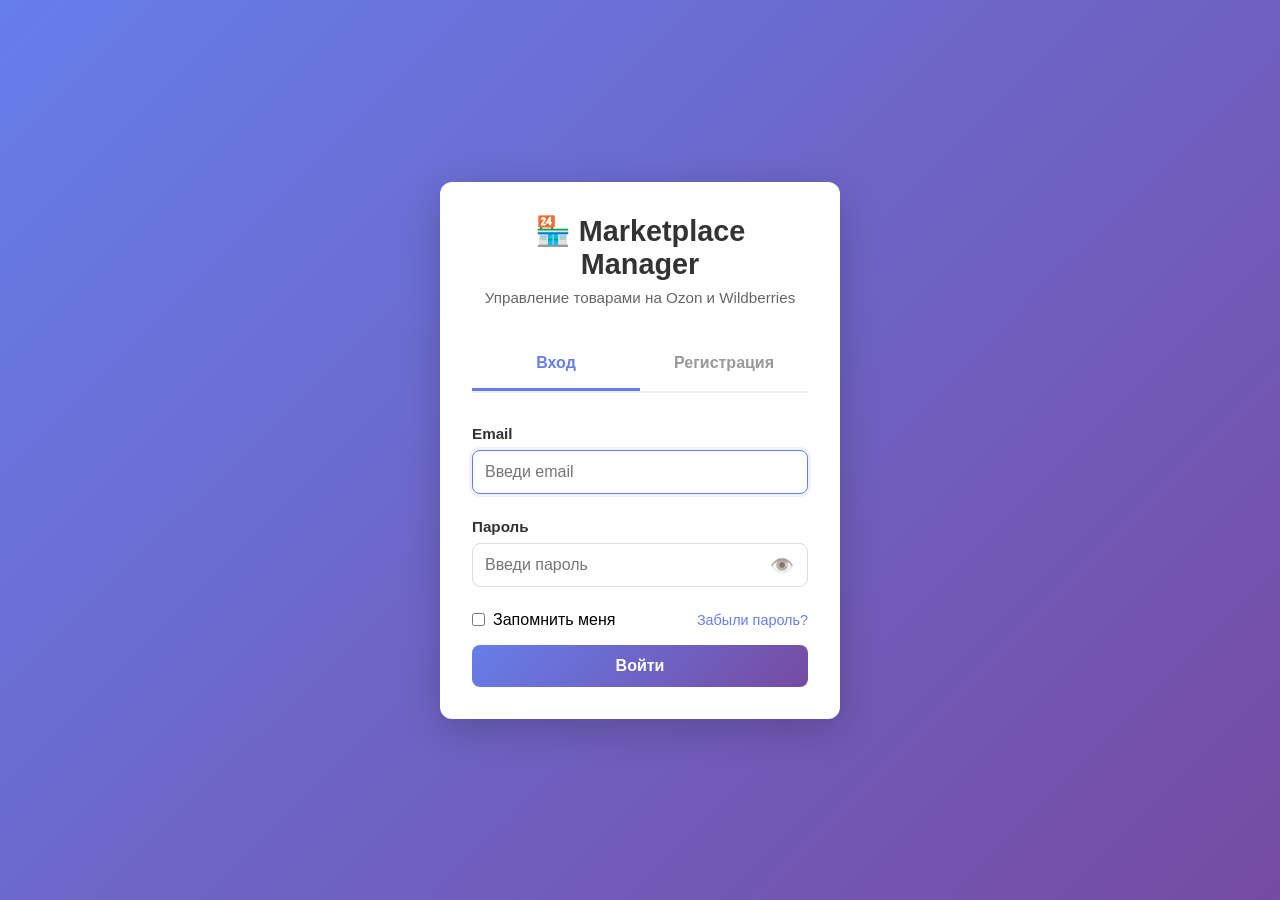
<file: frontend/index.html>
<!DOCTYPE html>
<html lang="ru">
<head>
    <meta charset="UTF-8">
    <meta name="viewport" content="width=device-width, initial-scale=1.0">
    <title>Marketplace Manager - Авторизация</title>
    <style>
        * {
            margin: 0;
            padding: 0;
            box-sizing: border-box;
        }

        body {
            font-family: -apple-system, BlinkMacSystemFont, 'Segoe UI', Roboto, sans-serif;
            background: linear-gradient(135deg, #667eea 0%, #764ba2 100%);
            min-height: 100vh;
            display: flex;
            align-items: center;
            justify-content: center;
        }

        .auth-container {
            background: white;
            border-radius: 12px;
            box-shadow: 0 10px 40px rgba(0, 0, 0, 0.2);
            max-width: 400px;
            width: 90%;
            padding: 2rem;
        }

        .auth-header {
            text-align: center;
            margin-bottom: 2rem;
        }

        .auth-header h1 {
            font-size: 1.8rem;
            color: #333;
            margin-bottom: 0.5rem;
        }

        .auth-header p {
            color: #666;
            font-size: 0.95rem;
        }

        .tabs {
            display: flex;
            gap: 0;
            margin-bottom: 2rem;
            border-bottom: 2px solid #f0f0f0;
        }

        .tab-button {
            flex: 1;
            padding: 1rem;
            border: none;
            background: none;
            cursor: pointer;
            font-size: 1rem;
            font-weight: 600;
            color: #999;
            border-bottom: 3px solid transparent;
            transition: all 0.3s;
        }

        .tab-button:hover {
            color: #667eea;
        }

        .tab-button.active {
            color: #667eea;
            border-bottom-color: #667eea;
        }

        .tab-content {
            display: none;
        }

        .tab-content.active {
            display: block;
        }

        .form-group {
            margin-bottom: 1.5rem;
        }

        .form-label {
            display: block;
            margin-bottom: 0.5rem;
            font-weight: 600;
            color: #333;
            font-size: 0.95rem;
        }

        .form-input {
            width: 100%;
            padding: 0.75rem;
            border: 1px solid #ddd;
            border-radius: 8px;
            font-size: 1rem;
            font-family: inherit;
            transition: border 0.3s;
        }

        .form-input:focus {
            outline: none;
            border-color: #667eea;
            box-shadow: 0 0 0 3px rgba(102, 126, 234, 0.1);
        }

        .btn {
            width: 100%;
            padding: 0.75rem;
            border: none;
            border-radius: 8px;
            cursor: pointer;
            font-size: 1rem;
            font-weight: 600;
            transition: all 0.3s;
        }

        .btn-primary {
            background: linear-gradient(135deg, #667eea 0%, #764ba2 100%);
            color: white;
        }

        .btn-primary:hover {
            transform: translateY(-2px);
            box-shadow: 0 4px 12px rgba(102, 126, 234, 0.4);
        }

        .btn-primary:active {
            transform: translateY(0);
        }

        .alert {
            padding: 1rem;
            border-radius: 8px;
            margin-bottom: 1rem;
            font-size: 0.95rem;
            position: relative;
            animation: slideIn 0.3s ease;
        }

        @keyframes slideIn {
            from {
                opacity: 0;
                transform: translateY(-10px);
            }
            to {
                opacity: 1;
                transform: translateY(0);
            }
        }

        .alert-success {
            background: #d4edda;
            color: #155724;
            border: 1px solid #c3e6cb;
        }

        .alert-error {
            background: #f8d7da;
            color: #721c24;
            border: 1px solid #f5c6cb;
        }

        .loading {
            display: none;
            text-align: center;
            color: #667eea;
            font-weight: 600;
        }

        .loading.active {
            display: block;
        }

        /* Password Toggle Button */
        .password-toggle {
            position: absolute;
            right: 10px;
            top: 50%;
            transform: translateY(-50%);
            background: none;
            border: none;
            cursor: pointer;
            font-size: 1.2rem;
            padding: 0.25rem;
            opacity: 0.6;
            transition: opacity 0.2s;
        }

        .password-toggle:hover {
            opacity: 1;
        }

        /* Password Strength Indicator */
        .password-strength-container {
            margin-top: 0.5rem;
        }

        .password-strength-bar {
            display: flex;
            align-items: center;
            gap: 0.5rem;
            margin-bottom: 0.25rem;
        }

        .password-strength-progress {
            flex: 1;
            height: 6px;
            background: #f0f0f0;
            border-radius: 3px;
            overflow: hidden;
            transition: all 0.3s ease;
        }

        .password-strength-fill {
            height: 100%;
            border-radius: 3px;
            transition: all 0.3s ease;
        }

        .password-strength-label {
            font-weight: 600;
            font-size: 0.85rem;
            min-width: 100px;
            text-align: right;
        }

        .password-strength-feedback {
            color: #666;
            font-size: 0.8rem;
            margin-top: 0.25rem;
            line-height: 1.4;
        }

        .password-strength-feedback .requirement {
            display: inline-block;
            margin-right: 0.5rem;
        }

        .password-strength-feedback .requirement.met {
            color: #27ae60;
        }

        .password-strength-feedback .requirement.unmet {
            color: #e74c3c;
        }

        /* Input with icon */
        .form-input-with-icon {
            position: relative;
        }

        .form-input-with-icon .form-input {
            padding-right: 45px;
        }
    </style>
</head>
<body>
    <div class="auth-container">
        <!-- Header -->
        <div class="auth-header">
            <h1>🏪 Marketplace Manager</h1>
            <p>Управление товарами на Ozon и Wildberries</p>
        </div>

        <!-- Tabs -->
        <div class="tabs">
            <button class="tab-button active" onclick="switchAuthTab('login')">Вход</button>
            <button class="tab-button" onclick="switchAuthTab('register')">Регистрация</button>
        </div>

        <!-- Alert Container -->
        <div id="alertContainer"></div>

        <!-- Login Tab -->
        <div id="login" class="tab-content active">
            <form onsubmit="handleLogin(event)">
                <div class="form-group">
                    <label class="form-label">Email</label>
                    <input type="email" class="form-input" id="loginEmail" placeholder="Введи email" required autocomplete="email" autofocus>
                </div>

                <div class="form-group">
                    <label class="form-label">Пароль</label>
                    <div class="form-input-with-icon">
                        <input type="password" class="form-input" id="loginPassword" placeholder="Введи пароль" required autocomplete="current-password">
                        <button type="button" class="password-toggle" onclick="togglePassword('loginPassword', this)" aria-label="Показать/скрыть пароль">👁️</button>
                    </div>
                </div>

                <div class="form-group" style="display: flex; align-items: center; justify-content: space-between; margin-bottom: 1rem;">
                    <label style="display: flex; align-items: center; cursor: pointer; font-weight: normal;">
                        <input type="checkbox" id="rememberMe" style="margin-right: 0.5rem;">
                        <span>Запомнить меня</span>
                    </label>
                    <a href="#" onclick="showForgotPassword(); return false;" style="color: #667eea; text-decoration: none; font-size: 0.9rem;">Забыли пароль?</a>
                </div>

                <button type="submit" class="btn btn-primary">Войти</button>
                <div class="loading" id="loginLoading">Загрузка...</div>
            </form>
        </div>

        <!-- Register Tab -->
        <div id="register" class="tab-content">
            <form onsubmit="handleRegister(event)">
                <div class="form-group">
                    <label class="form-label">Имя</label>
                    <input type="text" class="form-input" id="regName" placeholder="Ваше имя (необязательно)" autocomplete="name">
                </div>

                <div class="form-group">
                    <label class="form-label">Email</label>
                    <input type="email" class="form-input" id="regEmail" placeholder="Введи email" required autocomplete="email" autofocus>
                </div>

                <div class="form-group">
                    <label class="form-label">Пароль</label>
                    <div class="form-input-with-icon">
                        <input type="password" class="form-input" id="regPassword" placeholder="Минимум 8 символов, буквы, цифры, спецсимволы" required autocomplete="new-password" oninput="checkPasswordStrength('regPassword', this.value)">
                        <button type="button" class="password-toggle" onclick="togglePassword('regPassword', this)" aria-label="Показать/скрыть пароль">👁️</button>
                    </div>
                    <div id="passwordStrength" class="password-strength-container"></div>
                </div>

                <button type="submit" class="btn btn-primary">Зарегистрироваться</button>
                <div class="loading" id="regLoading">Загрузка...</div>
            </form>
        </div>

        <!-- Forgot Password Tab -->
        <div id="forgotPassword" class="tab-content" style="display: none;">
            <form onsubmit="handleForgotPassword(event)">
                <div class="form-group">
                    <label class="form-label">Email</label>
                    <input type="email" class="form-input" id="forgotEmail" placeholder="Введи email для восстановления" required autocomplete="email" autofocus>
                </div>

                <button type="submit" class="btn btn-primary">Отправить ссылку</button>
                <button type="button" class="btn" onclick="switchAuthTab('login')" style="margin-top: 0.5rem; background: #f0f0f0; color: #333;">Назад к входу</button>
                <div class="loading" id="forgotLoading">Загрузка...</div>
            </form>
        </div>

        <!-- 2FA Verification Modal -->
        <div id="twoFactorModal" style="display: none; position: fixed; top: 0; left: 0; width: 100%; height: 100%; background: rgba(0,0,0,0.5); z-index: 1000; align-items: center; justify-content: center;">
            <div style="background: white; padding: 2rem; border-radius: 12px; max-width: 400px; width: 90%;">
                <h3 style="margin-bottom: 1rem;">Двухфакторная аутентификация</h3>
                <p style="margin-bottom: 1rem; color: #666;">Введите код из приложения-аутентификатора</p>
                <input type="text" id="twoFactorCode" class="form-input" placeholder="6-значный код" maxlength="6" style="text-align: center; font-size: 1.5rem; letter-spacing: 0.5rem;">
                <div style="margin-top: 1rem; display: flex; gap: 0.5rem;">
                    <button type="button" class="btn btn-primary" onclick="handle2FAVerification()" style="flex: 1;">Подтвердить</button>
                    <button type="button" class="btn" onclick="close2FAModal()" style="background: #f0f0f0; color: #333;">Отмена</button>
                </div>
            </div>
        </div>
    </div>

    <script>
        const API_URL = window.location.origin + '/api';

        // ===== CHECK IF ALREADY LOGGED IN =====
        // Проверяем при загрузке страницы
        window.addEventListener('DOMContentLoaded', () => {
            const token = localStorage.getItem('access_token');
            
            // Если токен есть и валидный, переходим на dashboard
            if (token) {
                try {
                    const tokenData = JSON.parse(atob(token.split('.')[1]));
                    
                    // Проверяем, не истёк ли токен
                    if (tokenData.exp * 1000 > Date.now()) {
                        // Токен валидный, переходим на dashboard
                        window.location.replace('/dashboard.html');
                        return;
                    }
                } catch (e) {
                    console.error('Token error:', e);
                }
            }
            
            // Если токена нет или он невалидный, остаёмся на странице авторизации
        });

        // ===== TAB SWITCHING =====
        function switchAuthTab(tab) {
            // Hide all tabs
            document.querySelectorAll('.tab-content').forEach(el => {
                el.classList.remove('active');
                el.style.display = 'none';
            });
            document.querySelectorAll('.tab-button').forEach(el => el.classList.remove('active'));
            
            // Show selected tab
            const tabElement = document.getElementById(tab);
            if (tabElement) {
                tabElement.classList.add('active');
                tabElement.style.display = 'block';
            }
            
            const button = document.querySelector(`[onclick="switchAuthTab('${tab}')"]`);
            if (button) {
                button.classList.add('active');
            }
            
            // Clear alerts
            document.getElementById('alertContainer').innerHTML = '';
        }

        // ===== PASSWORD UTILITIES =====
        function togglePassword(inputId, button) {
            const input = document.getElementById(inputId);
            if (input.type === 'password') {
                input.type = 'text';
                button.textContent = '🙈';
                button.setAttribute('aria-label', 'Скрыть пароль');
            } else {
                input.type = 'password';
                button.textContent = '👁️';
                button.setAttribute('aria-label', 'Показать пароль');
            }
        }

        function checkPasswordStrength(inputId, password) {
            const strengthDiv = document.getElementById('passwordStrength');
            if (!strengthDiv) return;
            
            if (!password) {
                strengthDiv.innerHTML = '';
                return;
            }

            // Проверяем требования
            const requirements = {
                length: password.length >= 8,
                lowercase: /[a-z]/.test(password),
                uppercase: /[A-Z]/.test(password),
                numbers: /[0-9]/.test(password),
                special: /[!@#$%^&*(),.?":{}|<>_+\-=\[\]\\\/]/.test(password)
            };

            // Подсчитываем силу пароля
            let strength = 0;
            let maxStrength = 5;

            if (requirements.length) strength++;
            if (requirements.lowercase) strength++;
            if (requirements.uppercase) strength++;
            if (requirements.numbers) strength++;
            if (requirements.special) strength++;

            // Дополнительные бонусы за длину
            if (password.length >= 12) strength = Math.min(strength + 1, maxStrength);
            if (password.length >= 16) strength = Math.min(strength + 1, maxStrength);

            const strengthLabels = ['Очень слабый', 'Слабый', 'Средний', 'Хороший', 'Отличный', 'Превосходный'];
            const strengthColors = ['#e74c3c', '#e67e22', '#f39c12', '#27ae60', '#2ecc71', '#16a085'];
            const strengthPercentages = [0, 20, 40, 60, 80, 100];

            const currentStrength = Math.min(strength, maxStrength);
            const strengthLabel = strengthLabels[currentStrength] || 'Очень слабый';
            const strengthColor = strengthColors[currentStrength] || '#e74c3c';
            const strengthPercentage = strengthPercentages[currentStrength] || 0;

            // Формируем список требований
            const requirementLabels = {
                length: 'Минимум 8 символов',
                lowercase: 'Строчные буквы (a-z)',
                uppercase: 'Заглавные буквы (A-Z)',
                numbers: 'Цифры (0-9)',
                special: 'Спецсимволы (!@#$%...)'
            };

            const requirementsHTML = Object.keys(requirements).map(key => {
                const met = requirements[key];
                const label = requirementLabels[key];
                return `<span class="requirement ${met ? 'met' : 'unmet'}">${met ? '✓' : '✗'} ${label}</span>`;
            }).join('');

            strengthDiv.innerHTML = `
                <div class="password-strength-bar">
                    <div class="password-strength-progress">
                        <div class="password-strength-fill" style="width: ${strengthPercentage}%; background: ${strengthColor};"></div>
                    </div>
                    <span class="password-strength-label" style="color: ${strengthColor};">${strengthLabel}</span>
                </div>
                <div class="password-strength-feedback">
                    ${requirementsHTML}
                </div>
            `;

            // Возвращаем, соответствует ли пароль минимальным требованиям
            return strength >= 3 && requirements.length && (requirements.lowercase || requirements.uppercase) && requirements.numbers;
        }

        let pendingLoginData = null;

        // ===== LOGIN =====
        async function handleLogin(event) {
            event.preventDefault();
            
            const email = document.getElementById('loginEmail').value;
            const password = document.getElementById('loginPassword').value;
            const rememberMe = document.getElementById('rememberMe').checked;
            
            if (!email || !password) {
                showAlert('Заполни email и пароль', 'error');
                return;
            }

            showLoading('loginLoading', true);

            try {
                const response = await fetch(`${API_URL}/auth/login`, {
                    method: 'POST',
                    headers: {
                        'Content-Type': 'application/json'
                    },
                    body: JSON.stringify({ email, password, remember_me: rememberMe })
                });

                const data = await response.json();

                if (response.ok) {
                    // Проверка на 2FA
                    if (data.requires_2fa) {
                        pendingLoginData = { email, password, rememberMe };
                        document.getElementById('twoFactorModal').style.display = 'flex';
                        document.getElementById('twoFactorCode').focus();
                        showLoading('loginLoading', false);
                        return;
                    }
                    
                    // Сохраняем токены
                    localStorage.setItem('access_token', data.access_token);
                    localStorage.setItem('refresh_token', data.refresh_token);
                    
                    // Сохраняем тему пользователя
                    if (data.theme) {
                        localStorage.setItem('theme', data.theme);
                    }
                    
                    showAlert(`✅ Добро пожаловать, ${data.email || email}!`, 'success');
                    
                    setTimeout(() => {
                        window.location.replace('/dashboard.html');
                    }, 500);
                } else {
                    const errorMsg = getErrorMessage(data, 'Ошибка входа');
                    showAlert(`❌ ${errorMsg}`, 'error', 6000);
                }
            } catch (e) {
                console.error('Login error:', e);
                const errorMsg = e.message || 'Не удалось подключиться к серверу. Проверьте подключение к интернету.';
                showAlert(`❌ ${errorMsg}`, 'error', 6000);
            } finally {
                showLoading('loginLoading', false);
            }
        }

        async function handle2FAVerification() {
            const code = document.getElementById('twoFactorCode').value;
            if (!code || code.length !== 6) {
                showAlert('Введите 6-значный код', 'error');
                return;
            }

            if (!pendingLoginData) {
                showAlert('Ошибка: данные входа не найдены', 'error');
                return;
            }

            try {
                const response = await fetch(`${API_URL}/auth/verify-2fa`, {
                    method: 'POST',
                    headers: {
                        'Content-Type': 'application/json'
                    },
                    body: JSON.stringify({
                        email: pendingLoginData.email,
                        password: pendingLoginData.password,
                        code: code,
                        remember_me: pendingLoginData.rememberMe
                    })
                });

                const data = await response.json();

                if (response.ok) {
                    localStorage.setItem('access_token', data.access_token);
                    localStorage.setItem('refresh_token', data.refresh_token);
                    
                    if (data.theme) {
                        localStorage.setItem('theme', data.theme);
                    }
                    
                    close2FAModal();
                    showAlert(`✅ Добро пожаловать, ${data.email || pendingLoginData?.email}!`, 'success');
                    
                    setTimeout(() => {
                        window.location.replace('/dashboard.html');
                    }, 500);
                } else {
                    const errorMsg = getErrorMessage(data, 'Неверный код');
                    showAlert(`❌ ${errorMsg}`, 'error', 6000);
                    // Очищаем поле кода при ошибке
                    document.getElementById('twoFactorCode').value = '';
                    document.getElementById('twoFactorCode').focus();
                }
            } catch (e) {
                console.error('2FA verification error:', e);
                const errorMsg = e.message || 'Не удалось подключиться к серверу. Проверьте подключение к интернету.';
                showAlert(`❌ ${errorMsg}`, 'error', 6000);
            }
        }

        function close2FAModal() {
            document.getElementById('twoFactorModal').style.display = 'none';
            document.getElementById('twoFactorCode').value = '';
            pendingLoginData = null;
        }

        function showForgotPassword() {
            switchAuthTab('forgotPassword');
        }

        // ===== REGISTER =====
        async function handleRegister(event) {
            event.preventDefault();
            
            const name = document.getElementById('regName').value.trim();
            const email = document.getElementById('regEmail').value;
            const password = document.getElementById('regPassword').value;
            
            if (!email || !password) {
                showAlert('Заполни email и пароль', 'error');
                return;
            }

            // Проверка сложности пароля
            const isValidPassword = checkPasswordStrength('regPassword', password);
            if (!isValidPassword) {
                showAlert('Пароль не соответствует требованиям безопасности. Пароль должен содержать минимум 8 символов, буквы и цифры.', 'error');
                return;
            }

            showLoading('regLoading', true);

            try {
                const response = await fetch(`${API_URL}/auth/register`, {
                    method: 'POST',
                    headers: {
                        'Content-Type': 'application/json'
                    },
                    body: JSON.stringify({ email, password, name: name || null })
                });

                const data = await response.json();

                if (response.ok) {
                    showAlert(`✅ Аккаунт создан! Проверьте email для подтверждения.`, 'success', 8000);
                    
                    // Показываем информацию о верификации (только для разработки)
                    if (data.verification_token) {
                        setTimeout(() => {
                            const verifyUrl = `${window.location.origin}/verify-email.html?token=${data.verification_token}`;
                            showAlert(`🔗 Токен верификации (для тестирования): <code style="background: rgba(0,0,0,0.1); padding: 0.2rem 0.4rem; border-radius: 4px; font-family: monospace;">${data.verification_token}</code><br><a href="${verifyUrl}" target="_blank" style="color: #007bff; text-decoration: underline;">Подтвердить email</a>`, 'success', 15000);
                        }, 1000);
                    }
                    
                    // Переключаемся на вкладку входа
                    setTimeout(() => {
                        switchAuthTab('login');
                        document.getElementById('loginEmail').value = email;
                        document.getElementById('loginEmail').focus();
                    }, 2000);
                } else {
                    const errorMsg = getErrorMessage(data, 'Ошибка регистрации');
                    showAlert(`❌ ${errorMsg}`, 'error', 6000);
                }
            } catch (e) {
                console.error('Registration error:', e);
                const errorMsg = e.message || 'Не удалось подключиться к серверу. Проверьте подключение к интернету.';
                showAlert(`❌ ${errorMsg}`, 'error', 6000);
            } finally {
                showLoading('regLoading', false);
            }
        }

        // ===== FORGOT PASSWORD =====
        async function handleForgotPassword(event) {
            event.preventDefault();
            
            const email = document.getElementById('forgotEmail').value;
            
            if (!email) {
                showAlert('Введите email', 'error');
                return;
            }

            showLoading('forgotLoading', true);

            try {
                const response = await fetch(`${API_URL}/auth/forgot-password`, {
                    method: 'POST',
                    headers: {
                        'Content-Type': 'application/json'
                    },
                    body: JSON.stringify({ email })
                });

                const data = await response.json();

                if (response.ok) {
                    showAlert('✅ Если email существует, ссылка для сброса пароля отправлена на указанный адрес. Проверьте почту.', 'success', 8000);
                    // Показываем токен для тестирования (только для разработки)
                    if (data.reset_token) {
                        setTimeout(() => {
                            showAlert(`🔗 Токен сброса (для тестирования): <code style="background: rgba(0,0,0,0.1); padding: 0.2rem 0.4rem; border-radius: 4px; font-family: monospace;">${data.reset_token}</code>`, 'success', 10000);
                        }, 1000);
                    }
                    // Очищаем поле email
                    document.getElementById('forgotEmail').value = '';
                } else {
                    const errorMsg = getErrorMessage(data, 'Ошибка при отправке запроса');
                    showAlert(`❌ ${errorMsg}`, 'error', 6000);
                }
            } catch (e) {
                console.error('Forgot password error:', e);
                const errorMsg = e.message || 'Не удалось подключиться к серверу. Проверьте подключение к интернету.';
                showAlert(`❌ ${errorMsg}`, 'error', 6000);
            } finally {
                showLoading('forgotLoading', false);
            }
        }

        // ===== UTILS =====
        function showAlert(message, type, duration = 5000) {
            const container = document.getElementById('alertContainer');
            
            // Удаляем предыдущие алерты того же типа
            const existingAlerts = container.querySelectorAll(`.alert-${type}`);
            existingAlerts.forEach(alert => alert.remove());
            
            const alertDiv = document.createElement('div');
            alertDiv.className = `alert alert-${type}`;
            alertDiv.innerHTML = message;
            container.appendChild(alertDiv);
            
            // Прокручиваем к алерту
            alertDiv.scrollIntoView({ behavior: 'smooth', block: 'nearest' });
            
            // Автоматическое удаление
            const timeout = setTimeout(() => {
                alertDiv.style.opacity = '0';
                alertDiv.style.transition = 'opacity 0.3s';
                setTimeout(() => alertDiv.remove(), 300);
            }, duration);
            
            // Возможность закрыть вручную
            const closeBtn = document.createElement('button');
            closeBtn.innerHTML = '×';
            closeBtn.style.cssText = 'float: right; background: none; border: none; font-size: 1.5rem; cursor: pointer; opacity: 0.7; padding: 0; margin-left: 1rem; line-height: 1;';
            closeBtn.onclick = () => {
                clearTimeout(timeout);
                alertDiv.style.opacity = '0';
                alertDiv.style.transition = 'opacity 0.3s';
                setTimeout(() => alertDiv.remove(), 300);
            };
            alertDiv.appendChild(closeBtn);
        }

        // Улучшенная обработка ошибок API
        function getErrorMessage(error, defaultMessage = 'Произошла ошибка') {
            if (typeof error === 'string') {
                return error;
            }
            
            if (error.detail) {
                if (typeof error.detail === 'string') {
                    return error.detail;
                }
                if (Array.isArray(error.detail)) {
                    return error.detail.map(e => e.msg || e.message || JSON.stringify(e)).join(', ');
                }
                if (error.detail.message) {
                    return error.detail.message;
                }
            }
            
            if (error.message) {
                return error.message;
            }
            
            return defaultMessage;
        }

        function showLoading(elementId, show) {
            const el = document.getElementById(elementId);
            if (show) {
                el.classList.add('active');
            } else {
                el.classList.remove('active');
            }
        }
    </script>
</body>
</html>
</file>
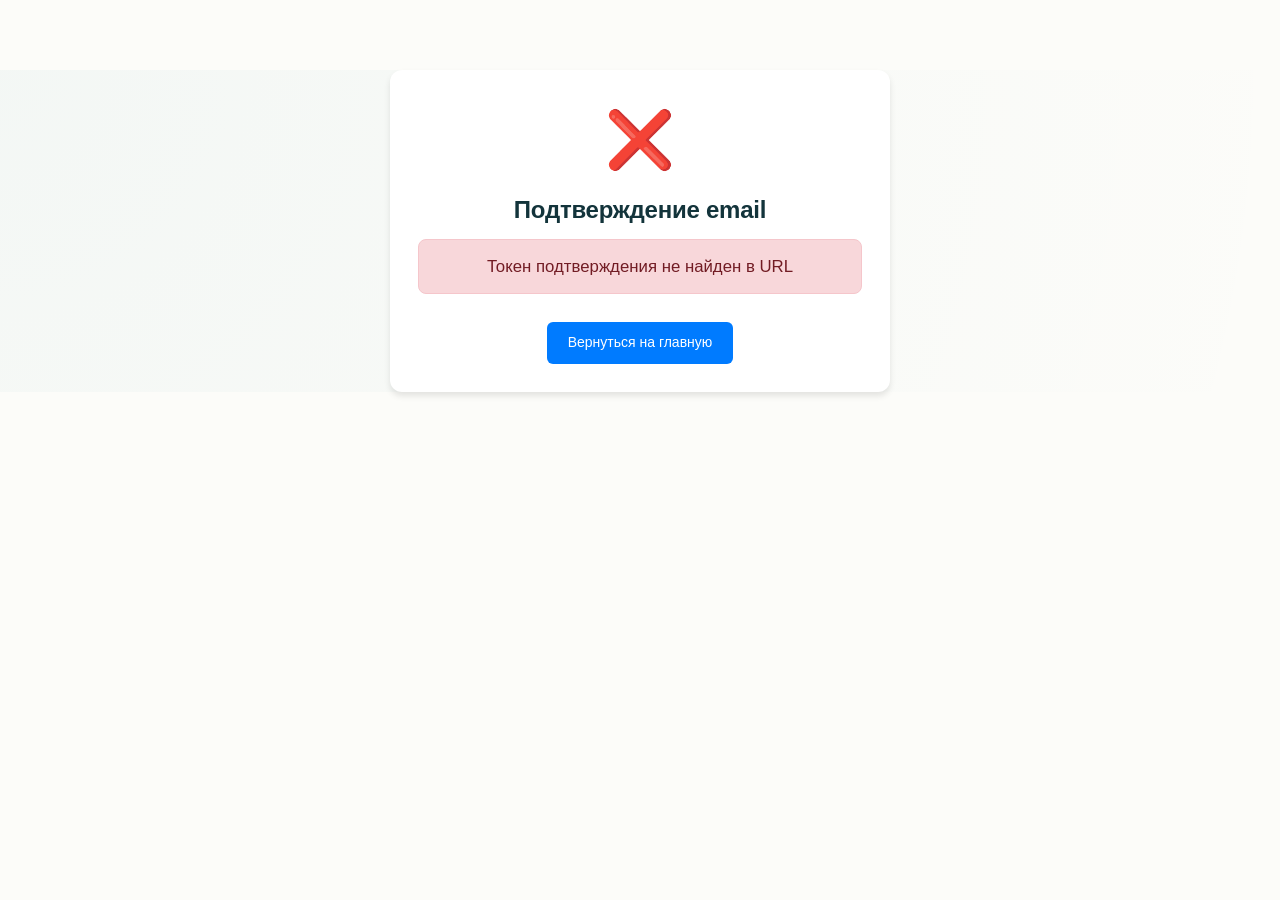
<file: frontend/verify-email.html>
<!DOCTYPE html>
<html lang="ru">
<head>
    <meta charset="UTF-8">
    <meta name="viewport" content="width=device-width, initial-scale=1.0">
    <title>Подтверждение email - Marketplace Manager</title>
    <link rel="stylesheet" href="css/style.css">
    <style>
        .verify-container {
            max-width: 500px;
            margin: 5rem auto;
            padding: 2rem;
            background: white;
            border-radius: 12px;
            box-shadow: 0 4px 6px rgba(0, 0, 0, 0.1);
            text-align: center;
        }
        .verify-icon {
            font-size: 4rem;
            margin-bottom: 1rem;
        }
        .verify-status {
            font-size: 1.2rem;
            margin: 1rem 0;
            padding: 1rem;
            border-radius: 8px;
        }
        .verify-status.success {
            background: #d4edda;
            color: #155724;
            border: 1px solid #c3e6cb;
        }
        .verify-status.error {
            background: #f8d7da;
            color: #721c24;
            border: 1px solid #f5c6cb;
        }
        .verify-status.loading {
            background: #d1ecf1;
            color: #0c5460;
            border: 1px solid #bee5eb;
        }
        .btn {
            display: inline-block;
            padding: 0.75rem 1.5rem;
            margin-top: 1rem;
            background: #007bff;
            color: white;
            text-decoration: none;
            border-radius: 6px;
            border: none;
            cursor: pointer;
            font-size: 1rem;
        }
        .btn:hover {
            background: #0056b3;
        }
    </style>
</head>
<body>
    <div class="verify-container">
        <div class="verify-icon" id="verifyIcon">⏳</div>
        <h1>Подтверждение email</h1>
        <div id="verifyStatus" class="verify-status loading">
            Проверка токена...
        </div>
        <div id="verifyActions" style="display: none;">
            <a href="index.html" class="btn">Вернуться на главную</a>
        </div>
    </div>

    <script>
        const API_URL = window.location.origin + '/api';
        
        async function verifyEmail() {
            const urlParams = new URLSearchParams(window.location.search);
            const token = urlParams.get('token');
            
            if (!token) {
                document.getElementById('verifyIcon').textContent = '❌';
                document.getElementById('verifyStatus').className = 'verify-status error';
                document.getElementById('verifyStatus').textContent = 'Токен подтверждения не найден в URL';
                document.getElementById('verifyActions').style.display = 'block';
                return;
            }
            
            try {
                const response = await fetch(`${API_URL}/auth/verify-email`, {
                    method: 'POST',
                    headers: {
                        'Content-Type': 'application/json'
                    },
                    body: JSON.stringify({ token })
                });
                
                const data = await response.json();
                
                if (response.ok) {
                    document.getElementById('verifyIcon').textContent = '✅';
                    document.getElementById('verifyStatus').className = 'verify-status success';
                    document.getElementById('verifyStatus').textContent = 'Email успешно подтвержден! Теперь вы можете войти в систему.';
                    document.getElementById('verifyActions').style.display = 'block';
                } else {
                    document.getElementById('verifyIcon').textContent = '❌';
                    document.getElementById('verifyStatus').className = 'verify-status error';
                    document.getElementById('verifyStatus').textContent = data.detail || 'Ошибка при подтверждении email. Токен может быть недействительным или истекшим.';
                    document.getElementById('verifyActions').style.display = 'block';
                }
            } catch (e) {
                document.getElementById('verifyIcon').textContent = '❌';
                document.getElementById('verifyStatus').className = 'verify-status error';
                document.getElementById('verifyStatus').textContent = 'Ошибка подключения к серверу. Проверьте подключение к интернету.';
                document.getElementById('verifyActions').style.display = 'block';
            }
        }
        
        // Запускаем проверку при загрузке страницы
        verifyEmail();
    </script>
</body>
</html>
</file>
<file: frontend/css/style.css>
:root {
  /* Primitive Color Tokens */
  --color-white: rgba(255, 255, 255, 1);
  --color-black: rgba(0, 0, 0, 1);
  --color-cream-50: rgba(252, 252, 249, 1);
  --color-cream-100: rgba(255, 255, 253, 1);
  --color-gray-200: rgba(245, 245, 245, 1);
  --color-gray-300: rgba(167, 169, 169, 1);
  --color-gray-400: rgba(119, 124, 124, 1);
  --color-slate-500: rgba(98, 108, 113, 1);
  --color-brown-600: rgba(94, 82, 64, 1);
  --color-charcoal-700: rgba(31, 33, 33, 1);
  --color-charcoal-800: rgba(38, 40, 40, 1);
  --color-slate-900: rgba(19, 52, 59, 1);
  --color-teal-300: rgba(50, 184, 198, 1);
  --color-teal-400: rgba(45, 166, 178, 1);
  --color-teal-500: rgba(33, 128, 141, 1);
  --color-teal-600: rgba(29, 116, 128, 1);
  --color-teal-700: rgba(26, 104, 115, 1);
  --color-teal-800: rgba(41, 150, 161, 1);
  --color-red-400: rgba(255, 84, 89, 1);
  --color-red-500: rgba(192, 21, 47, 1);
  --color-orange-400: rgba(230, 129, 97, 1);
  --color-orange-500: rgba(168, 75, 47, 1);

  /* RGB versions for opacity control */
  --color-brown-600-rgb: 94, 82, 64;
  --color-teal-500-rgb: 33, 128, 141;
  --color-slate-900-rgb: 19, 52, 59;
  --color-slate-500-rgb: 98, 108, 113;
  --color-red-500-rgb: 192, 21, 47;
  --color-red-400-rgb: 255, 84, 89;
  --color-orange-500-rgb: 168, 75, 47;
  --color-orange-400-rgb: 230, 129, 97;

  /* Background color tokens (Light Mode) */
  --color-bg-1: rgba(59, 130, 246, 0.08); /* Light blue */
  --color-bg-2: rgba(245, 158, 11, 0.08); /* Light yellow */
  --color-bg-3: rgba(34, 197, 94, 0.08); /* Light green */
  --color-bg-4: rgba(239, 68, 68, 0.08); /* Light red */
  --color-bg-5: rgba(147, 51, 234, 0.08); /* Light purple */
  --color-bg-6: rgba(249, 115, 22, 0.08); /* Light orange */
  --color-bg-7: rgba(236, 72, 153, 0.08); /* Light pink */
  --color-bg-8: rgba(6, 182, 212, 0.08); /* Light cyan */

  /* Semantic Color Tokens (Light Mode) */
  --color-background: var(--color-cream-50);
  --color-surface: var(--color-cream-100);
  --color-text: var(--color-slate-900);
  --color-text-secondary: var(--color-slate-500);
  --color-primary: var(--color-teal-500);
  --color-primary-hover: var(--color-teal-600);
  --color-primary-active: var(--color-teal-700);
  --color-secondary: rgba(var(--color-brown-600-rgb), 0.12);
  --color-secondary-hover: rgba(var(--color-brown-600-rgb), 0.2);
  --color-secondary-active: rgba(var(--color-brown-600-rgb), 0.25);
  --color-border: rgba(var(--color-brown-600-rgb), 0.2);
  --color-btn-primary-text: var(--color-cream-50);
  --color-card-border: rgba(var(--color-brown-600-rgb), 0.12);
  --color-card-border-inner: rgba(var(--color-brown-600-rgb), 0.12);
  --color-error: var(--color-red-500);
  --color-success: var(--color-teal-500);
  --color-warning: var(--color-orange-500);
  --color-info: var(--color-slate-500);
  --color-focus-ring: rgba(var(--color-teal-500-rgb), 0.4);
  --color-select-caret: rgba(var(--color-slate-900-rgb), 0.8);

  /* Common style patterns */
  --focus-ring: 0 0 0 3px var(--color-focus-ring);
  --focus-outline: 2px solid var(--color-primary);
  --status-bg-opacity: 0.15;
  --status-border-opacity: 0.25;
  --select-caret-light: url("data:image/svg+xml,%3Csvg xmlns='http://www.w3.org/2000/svg' width='16' height='16' viewBox='0 0 24 24' fill='none' stroke='%23134252' stroke-width='2' stroke-linecap='round' stroke-linejoin='round'%3E%3Cpolyline points='6 9 12 15 18 9'%3E%3C/polyline%3E%3C/svg%3E");
  --select-caret-dark: url("data:image/svg+xml,%3Csvg xmlns='http://www.w3.org/2000/svg' width='16' height='16' viewBox='0 0 24 24' fill='none' stroke='%23f5f5f5' stroke-width='2' stroke-linecap='round' stroke-linejoin='round'%3E%3Cpolyline points='6 9 12 15 18 9'%3E%3C/polyline%3E%3C/svg%3E");

  /* RGB versions for opacity control */
  --color-success-rgb: 33, 128, 141;
  --color-error-rgb: 192, 21, 47;
  --color-warning-rgb: 168, 75, 47;
  --color-info-rgb: 98, 108, 113;

  /* Typography */
  --font-family-base: "FKGroteskNeue", "Geist", "Inter", -apple-system,
    BlinkMacSystemFont, "Segoe UI", Roboto, sans-serif;
  --font-family-mono: "Berkeley Mono", ui-monospace, SFMono-Regular, Menlo,
    Monaco, Consolas, monospace;
  --font-size-xs: 11px;
  --font-size-sm: 12px;
  --font-size-base: 14px;
  --font-size-md: 14px;
  --font-size-lg: 16px;
  --font-size-xl: 18px;
  --font-size-2xl: 20px;
  --font-size-3xl: 24px;
  --font-size-4xl: 30px;
  --font-weight-normal: 400;
  --font-weight-medium: 500;
  --font-weight-semibold: 550;
  --font-weight-bold: 600;
  --line-height-tight: 1.2;
  --line-height-normal: 1.5;
  --letter-spacing-tight: -0.01em;

  /* Spacing */
  --space-0: 0;
  --space-1: 1px;
  --space-2: 2px;
  --space-4: 4px;
  --space-6: 6px;
  --space-8: 8px;
  --space-10: 10px;
  --space-12: 12px;
  --space-16: 16px;
  --space-20: 20px;
  --space-24: 24px;
  --space-32: 32px;

  /* Border Radius */
  --radius-sm: 6px;
  --radius-base: 8px;
  --radius-md: 10px;
  --radius-lg: 12px;
  --radius-full: 9999px;

  /* Shadows */
  --shadow-xs: 0 1px 2px rgba(0, 0, 0, 0.02);
  --shadow-sm: 0 1px 3px rgba(0, 0, 0, 0.04), 0 1px 2px rgba(0, 0, 0, 0.02);
  --shadow-md: 0 4px 6px -1px rgba(0, 0, 0, 0.04),
    0 2px 4px -1px rgba(0, 0, 0, 0.02);
  --shadow-lg: 0 10px 15px -3px rgba(0, 0, 0, 0.04),
    0 4px 6px -2px rgba(0, 0, 0, 0.02);
  --shadow-inset-sm: inset 0 1px 0 rgba(255, 255, 255, 0.15),
    inset 0 -1px 0 rgba(0, 0, 0, 0.03);

  /* Animation */
  --duration-fast: 150ms;
  --duration-normal: 250ms;
  --ease-standard: cubic-bezier(0.16, 1, 0.3, 1);

  /* Layout */
  --container-sm: 640px;
  --container-md: 768px;
  --container-lg: 1024px;
  --container-xl: 1280px;
}

/* Dark mode colors */
@media (prefers-color-scheme: dark) {
  :root {
    /* RGB versions for opacity control (Dark Mode) */
    --color-gray-400-rgb: 119, 124, 124;
    --color-teal-300-rgb: 50, 184, 198;
    --color-gray-300-rgb: 167, 169, 169;
    --color-gray-200-rgb: 245, 245, 245;

    /* Background color tokens (Dark Mode) */
    --color-bg-1: rgba(29, 78, 216, 0.15); /* Dark blue */
    --color-bg-2: rgba(180, 83, 9, 0.15); /* Dark yellow */
    --color-bg-3: rgba(21, 128, 61, 0.15); /* Dark green */
    --color-bg-4: rgba(185, 28, 28, 0.15); /* Dark red */
    --color-bg-5: rgba(107, 33, 168, 0.15); /* Dark purple */
    --color-bg-6: rgba(194, 65, 12, 0.15); /* Dark orange */
    --color-bg-7: rgba(190, 24, 93, 0.15); /* Dark pink */
    --color-bg-8: rgba(8, 145, 178, 0.15); /* Dark cyan */

    /* Semantic Color Tokens (Dark Mode) */
    --color-background: var(--color-charcoal-700);
    --color-surface: var(--color-charcoal-800);
    --color-text: var(--color-gray-200);
    --color-text-secondary: rgba(var(--color-gray-300-rgb), 0.7);
    --color-primary: var(--color-teal-300);
    --color-primary-hover: var(--color-teal-400);
    --color-primary-active: var(--color-teal-800);
    --color-secondary: rgba(var(--color-gray-400-rgb), 0.15);
    --color-secondary-hover: rgba(var(--color-gray-400-rgb), 0.25);
    --color-secondary-active: rgba(var(--color-gray-400-rgb), 0.3);
    --color-border: rgba(var(--color-gray-400-rgb), 0.3);
    --color-error: var(--color-red-400);
    --color-success: var(--color-teal-300);
    --color-warning: var(--color-orange-400);
    --color-info: var(--color-gray-300);
    --color-focus-ring: rgba(var(--color-teal-300-rgb), 0.4);
    --color-btn-primary-text: var(--color-slate-900);
    --color-card-border: rgba(var(--color-gray-400-rgb), 0.2);
    --color-card-border-inner: rgba(var(--color-gray-400-rgb), 0.15);
    --shadow-inset-sm: inset 0 1px 0 rgba(255, 255, 255, 0.1),
      inset 0 -1px 0 rgba(0, 0, 0, 0.15);
    --button-border-secondary: rgba(var(--color-gray-400-rgb), 0.2);
    --color-border-secondary: rgba(var(--color-gray-400-rgb), 0.2);
    --color-select-caret: rgba(var(--color-gray-200-rgb), 0.8);

    /* Common style patterns - updated for dark mode */
    --focus-ring: 0 0 0 3px var(--color-focus-ring);
    --focus-outline: 2px solid var(--color-primary);
    --status-bg-opacity: 0.15;
    --status-border-opacity: 0.25;
    --select-caret-light: url("data:image/svg+xml,%3Csvg xmlns='http://www.w3.org/2000/svg' width='16' height='16' viewBox='0 0 24 24' fill='none' stroke='%23134252' stroke-width='2' stroke-linecap='round' stroke-linejoin='round'%3E%3Cpolyline points='6 9 12 15 18 9'%3E%3C/polyline%3E%3C/svg%3E");
    --select-caret-dark: url("data:image/svg+xml,%3Csvg xmlns='http://www.w3.org/2000/svg' width='16' height='16' viewBox='0 0 24 24' fill='none' stroke='%23f5f5f5' stroke-width='2' stroke-linecap='round' stroke-linejoin='round'%3E%3Cpolyline points='6 9 12 15 18 9'%3E%3C/polyline%3E%3C/svg%3E");

    /* RGB versions for dark mode */
    --color-success-rgb: var(--color-teal-300-rgb);
    --color-error-rgb: var(--color-red-400-rgb);
    --color-warning-rgb: var(--color-orange-400-rgb);
    --color-info-rgb: var(--color-gray-300-rgb);
  }
}

/* Data attribute for manual theme switching */
[data-color-scheme="dark"] {
  /* RGB versions for opacity control (dark mode) */
  --color-gray-400-rgb: 119, 124, 124;
  --color-teal-300-rgb: 50, 184, 198;
  --color-gray-300-rgb: 167, 169, 169;
  --color-gray-200-rgb: 245, 245, 245;

  /* Colorful background palette - Dark Mode */
  --color-bg-1: rgba(29, 78, 216, 0.15); /* Dark blue */
  --color-bg-2: rgba(180, 83, 9, 0.15); /* Dark yellow */
  --color-bg-3: rgba(21, 128, 61, 0.15); /* Dark green */
  --color-bg-4: rgba(185, 28, 28, 0.15); /* Dark red */
  --color-bg-5: rgba(107, 33, 168, 0.15); /* Dark purple */
  --color-bg-6: rgba(194, 65, 12, 0.15); /* Dark orange */
  --color-bg-7: rgba(190, 24, 93, 0.15); /* Dark pink */
  --color-bg-8: rgba(8, 145, 178, 0.15); /* Dark cyan */

  /* Semantic Color Tokens (Dark Mode) */
  --color-background: var(--color-charcoal-700);
  --color-surface: var(--color-charcoal-800);
  --color-text: var(--color-gray-200);
  --color-text-secondary: rgba(var(--color-gray-300-rgb), 0.7);
  --color-primary: var(--color-teal-300);
  --color-primary-hover: var(--color-teal-400);
  --color-primary-active: var(--color-teal-800);
  --color-secondary: rgba(var(--color-gray-400-rgb), 0.15);
  --color-secondary-hover: rgba(var(--color-gray-400-rgb), 0.25);
  --color-secondary-active: rgba(var(--color-gray-400-rgb), 0.3);
  --color-border: rgba(var(--color-gray-400-rgb), 0.3);
  --color-error: var(--color-red-400);
  --color-success: var(--color-teal-300);
  --color-warning: var(--color-orange-400);
  --color-info: var(--color-gray-300);
  --color-focus-ring: rgba(var(--color-teal-300-rgb), 0.4);
  --color-btn-primary-text: var(--color-slate-900);
  --color-card-border: rgba(var(--color-gray-400-rgb), 0.15);
  --color-card-border-inner: rgba(var(--color-gray-400-rgb), 0.15);
  --shadow-inset-sm: inset 0 1px 0 rgba(255, 255, 255, 0.1),
    inset 0 -1px 0 rgba(0, 0, 0, 0.15);
  --color-border-secondary: rgba(var(--color-gray-400-rgb), 0.2);
  --color-select-caret: rgba(var(--color-gray-200-rgb), 0.8);

  /* Common style patterns - updated for dark mode */
  --focus-ring: 0 0 0 3px var(--color-focus-ring);
  --focus-outline: 2px solid var(--color-primary);
  --status-bg-opacity: 0.15;
  --status-border-opacity: 0.25;
  --select-caret-light: url("data:image/svg+xml,%3Csvg xmlns='http://www.w3.org/2000/svg' width='16' height='16' viewBox='0 0 24 24' fill='none' stroke='%23134252' stroke-width='2' stroke-linecap='round' stroke-linejoin='round'%3E%3Cpolyline points='6 9 12 15 18 9'%3E%3C/polyline%3E%3C/svg%3E");
  --select-caret-dark: url("data:image/svg+xml,%3Csvg xmlns='http://www.w3.org/2000/svg' width='16' height='16' viewBox='0 0 24 24' fill='none' stroke='%23f5f5f5' stroke-width='2' stroke-linecap='round' stroke-linejoin='round'%3E%3Cpolyline points='6 9 12 15 18 9'%3E%3C/polyline%3E%3C/svg%3E");

  /* RGB versions for dark mode */
  --color-success-rgb: var(--color-teal-300-rgb);
  --color-error-rgb: var(--color-red-400-rgb);
  --color-warning-rgb: var(--color-orange-400-rgb);
  --color-info-rgb: var(--color-gray-300-rgb);
}

[data-color-scheme="light"] {
  /* RGB versions for opacity control (light mode) */
  --color-brown-600-rgb: 94, 82, 64;
  --color-teal-500-rgb: 33, 128, 141;
  --color-slate-900-rgb: 19, 52, 59;

  /* Semantic Color Tokens (Light Mode) */
  --color-background: var(--color-cream-50);
  --color-surface: var(--color-cream-100);
  --color-text: var(--color-slate-900);
  --color-text-secondary: var(--color-slate-500);
  --color-primary: var(--color-teal-500);
  --color-primary-hover: var(--color-teal-600);
  --color-primary-active: var(--color-teal-700);
  --color-secondary: rgba(var(--color-brown-600-rgb), 0.12);
  --color-secondary-hover: rgba(var(--color-brown-600-rgb), 0.2);
  --color-secondary-active: rgba(var(--color-brown-600-rgb), 0.25);
  --color-border: rgba(var(--color-brown-600-rgb), 0.2);
  --color-btn-primary-text: var(--color-cream-50);
  --color-card-border: rgba(var(--color-brown-600-rgb), 0.12);
  --color-card-border-inner: rgba(var(--color-brown-600-rgb), 0.12);
  --color-error: var(--color-red-500);
  --color-success: var(--color-teal-500);
  --color-warning: var(--color-orange-500);
  --color-info: var(--color-slate-500);
  --color-focus-ring: rgba(var(--color-teal-500-rgb), 0.4);

  /* RGB versions for light mode */
  --color-success-rgb: var(--color-teal-500-rgb);
  --color-error-rgb: var(--color-red-500-rgb);
  --color-warning-rgb: var(--color-orange-500-rgb);
  --color-info-rgb: var(--color-slate-500-rgb);
}

/* Base styles */
html {
  font-size: var(--font-size-base);
  font-family: var(--font-family-base);
  line-height: var(--line-height-normal);
  color: var(--color-text);
  background-color: var(--color-background);
  -webkit-font-smoothing: antialiased;
  box-sizing: border-box;
}

body {
  margin: 0;
  padding: 0;
}

*,
*::before,
*::after {
  box-sizing: inherit;
}

/* Typography */
h1,
h2,
h3,
h4,
h5,
h6 {
  margin: 0;
  font-weight: var(--font-weight-semibold);
  line-height: var(--line-height-tight);
  color: var(--color-text);
  letter-spacing: var(--letter-spacing-tight);
}

h1 {
  font-size: var(--font-size-4xl);
}
h2 {
  font-size: var(--font-size-3xl);
}
h3 {
  font-size: var(--font-size-2xl);
}
h4 {
  font-size: var(--font-size-xl);
}
h5 {
  font-size: var(--font-size-lg);
}
h6 {
  font-size: var(--font-size-md);
}

p {
  margin: 0 0 var(--space-16) 0;
}

a {
  color: var(--color-primary);
  text-decoration: none;
  transition: color var(--duration-fast) var(--ease-standard);
}

a:hover {
  color: var(--color-primary-hover);
}

code,
pre {
  font-family: var(--font-family-mono);
  font-size: calc(var(--font-size-base) * 0.95);
  background-color: var(--color-secondary);
  border-radius: var(--radius-sm);
}

code {
  padding: var(--space-1) var(--space-4);
}

pre {
  padding: var(--space-16);
  margin: var(--space-16) 0;
  overflow: auto;
  border: 1px solid var(--color-border);
}

pre code {
  background: none;
  padding: 0;
}

/* Buttons */
.btn {
  display: inline-flex;
  align-items: center;
  justify-content: center;
  padding: var(--space-8) var(--space-16);
  border-radius: var(--radius-base);
  font-size: var(--font-size-base);
  font-weight: 500;
  line-height: 1.5;
  cursor: pointer;
  transition: all var(--duration-normal) var(--ease-standard);
  border: none;
  text-decoration: none;
  position: relative;
}

.btn:focus-visible {
  outline: none;
  box-shadow: var(--focus-ring);
}

.btn--primary {
  background: var(--color-primary);
  color: var(--color-btn-primary-text);
}

.btn--primary:hover {
  background: var(--color-primary-hover);
}

.btn--primary:active {
  background: var(--color-primary-active);
}

.btn--secondary {
  background: var(--color-secondary);
  color: var(--color-text);
}

.btn--secondary:hover {
  background: var(--color-secondary-hover);
}

.btn--secondary:active {
  background: var(--color-secondary-active);
}

.btn--outline {
  background: transparent;
  border: 1px solid var(--color-border);
  color: var(--color-text);
}

.btn--outline:hover {
  background: var(--color-secondary);
}

.btn--sm {
  padding: var(--space-4) var(--space-12);
  font-size: var(--font-size-sm);
  border-radius: var(--radius-sm);
}

.btn--lg {
  padding: var(--space-10) var(--space-20);
  font-size: var(--font-size-lg);
  border-radius: var(--radius-md);
}

.btn--full-width {
  width: 100%;
}

.btn:disabled {
  opacity: 0.5;
  cursor: not-allowed;
}

/* Form elements */
.form-control {
  display: block;
  width: 100%;
  padding: var(--space-8) var(--space-12);
  font-size: var(--font-size-md);
  line-height: 1.5;
  color: var(--color-text);
  background-color: var(--color-surface);
  border: 1px solid var(--color-border);
  border-radius: var(--radius-base);
  transition: border-color var(--duration-fast) var(--ease-standard),
    box-shadow var(--duration-fast) var(--ease-standard);
}

textarea.form-control {
  font-family: var(--font-family-base);
  font-size: var(--font-size-base);
}

select.form-control {
  padding: var(--space-8) var(--space-12);
  -webkit-appearance: none;
  -moz-appearance: none;
  appearance: none;
  background-image: var(--select-caret-light);
  background-repeat: no-repeat;
  background-position: right var(--space-12) center;
  background-size: 16px;
  padding-right: var(--space-32);
}

/* Add a dark mode specific caret */
@media (prefers-color-scheme: dark) {
  select.form-control {
    background-image: var(--select-caret-dark);
  }
}

/* Also handle data-color-scheme */
[data-color-scheme="dark"] select.form-control {
  background-image: var(--select-caret-dark);
}

[data-color-scheme="light"] select.form-control {
  background-image: var(--select-caret-light);
}

.form-control:focus {
  border-color: var(--color-primary);
  outline: var(--focus-outline);
}

.form-label {
  display: block;
  margin-bottom: var(--space-8);
  font-weight: var(--font-weight-medium);
  font-size: var(--font-size-sm);
}

.form-group {
  margin-bottom: var(--space-16);
}

/* Card component */
.card {
  background-color: var(--color-surface);
  border-radius: var(--radius-lg);
  border: 1px solid var(--color-card-border);
  box-shadow: var(--shadow-sm);
  overflow: hidden;
  transition: box-shadow var(--duration-normal) var(--ease-standard);
}

.card:hover {
  box-shadow: var(--shadow-md);
}

.card__body {
  padding: var(--space-16);
}

.card__header,
.card__footer {
  padding: var(--space-16);
  border-bottom: 1px solid var(--color-card-border-inner);
}

/* Status indicators - simplified with CSS variables */
.status {
  display: inline-flex;
  align-items: center;
  padding: var(--space-6) var(--space-12);
  border-radius: var(--radius-full);
  font-weight: var(--font-weight-medium);
  font-size: var(--font-size-sm);
}

.status--success {
  background-color: rgba(
    var(--color-success-rgb, 33, 128, 141),
    var(--status-bg-opacity)
  );
  color: var(--color-success);
  border: 1px solid
    rgba(var(--color-success-rgb, 33, 128, 141), var(--status-border-opacity));
}

.status--error {
  background-color: rgba(
    var(--color-error-rgb, 192, 21, 47),
    var(--status-bg-opacity)
  );
  color: var(--color-error);
  border: 1px solid
    rgba(var(--color-error-rgb, 192, 21, 47), var(--status-border-opacity));
}

.status--warning {
  background-color: rgba(
    var(--color-warning-rgb, 168, 75, 47),
    var(--status-bg-opacity)
  );
  color: var(--color-warning);
  border: 1px solid
    rgba(var(--color-warning-rgb, 168, 75, 47), var(--status-border-opacity));
}

.status--info {
  background-color: rgba(
    var(--color-info-rgb, 98, 108, 113),
    var(--status-bg-opacity)
  );
  color: var(--color-info);
  border: 1px solid
    rgba(var(--color-info-rgb, 98, 108, 113), var(--status-border-opacity));
}

/* Container layout */
.container {
  width: 100%;
  margin-right: auto;
  margin-left: auto;
  padding-right: var(--space-16);
  padding-left: var(--space-16);
}

@media (min-width: 640px) {
  .container {
    max-width: var(--container-sm);
  }
}
@media (min-width: 768px) {
  .container {
    max-width: var(--container-md);
  }
}
@media (min-width: 1024px) {
  .container {
    max-width: var(--container-lg);
  }
}
@media (min-width: 1280px) {
  .container {
    max-width: var(--container-xl);
  }
}

/* Utility classes */
.flex {
  display: flex;
}
.flex-col {
  flex-direction: column;
}
.items-center {
  align-items: center;
}
.justify-center {
  justify-content: center;
}
.justify-between {
  justify-content: space-between;
}
.gap-4 {
  gap: var(--space-4);
}
.gap-8 {
  gap: var(--space-8);
}
.gap-16 {
  gap: var(--space-16);
}

.m-0 {
  margin: 0;
}
.mt-8 {
  margin-top: var(--space-8);
}
.mb-8 {
  margin-bottom: var(--space-8);
}
.mx-8 {
  margin-left: var(--space-8);
  margin-right: var(--space-8);
}
.my-8 {
  margin-top: var(--space-8);
  margin-bottom: var(--space-8);
}

.p-0 {
  padding: 0;
}
.py-8 {
  padding-top: var(--space-8);
  padding-bottom: var(--space-8);
}
.px-8 {
  padding-left: var(--space-8);
  padding-right: var(--space-8);
}
.py-16 {
  padding-top: var(--space-16);
  padding-bottom: var(--space-16);
}
.px-16 {
  padding-left: var(--space-16);
  padding-right: var(--space-16);
}

.block {
  display: block;
}
.hidden {
  display: none;
}

/* Accessibility */
.sr-only {
  position: absolute;
  width: 1px;
  height: 1px;
  padding: 0;
  margin: -1px;
  overflow: hidden;
  clip: rect(0, 0, 0, 0);
  white-space: nowrap;
  border-width: 0;
}

:focus-visible {
  outline: var(--focus-outline);
  outline-offset: 2px;
}

/* Dark mode specifics */
[data-color-scheme="dark"] .btn--outline {
  border: 1px solid var(--color-border-secondary);
}

@font-face {
  font-family: 'FKGroteskNeue';
  src: url('https://r2cdn.perplexity.ai/fonts/FKGroteskNeue.woff2')
    format('woff2');
}

/* END PERPLEXITY DESIGN SYSTEM */
/* ===== PERPLEXITY DESIGN SYSTEM ===== */

:root {
  --color-white: rgba(255, 255, 255, 1);
  --color-cream-50: rgba(252, 252, 249, 1);
  --color-cream-100: rgba(255, 255, 253, 1);
  --color-gray-200: rgba(245, 245, 245, 1);
  --color-gray-300: rgba(167, 169, 169, 1);
  --color-gray-400: rgba(119, 124, 124, 1);
  --color-slate-500: rgba(98, 108, 113, 1);
  --color-slate-900: rgba(19, 52, 59, 1);
  --color-charcoal-700: rgba(31, 33, 33, 1);
  --color-charcoal-800: rgba(38, 40, 40, 1);
  --color-teal-300: rgba(50, 184, 198, 1);
  --color-teal-500: rgba(33, 128, 141, 1);
  --color-teal-600: rgba(29, 116, 128, 1);
  --color-teal-700: rgba(26, 104, 115, 1);
  --color-red-400: rgba(255, 84, 89, 1);
  --color-red-500: rgba(192, 21, 47, 1);
  --color-orange-400: rgba(230, 129, 97, 1);
  --color-orange-500: rgba(168, 75, 47, 1);

  --color-brown-600-rgb: 94, 82, 64;
  --color-gray-400-rgb: 119, 124, 124;
  --color-gray-300-rgb: 167, 169, 169;
  --color-gray-200-rgb: 245, 245, 245;
  --color-teal-300-rgb: 50, 184, 198;
  --color-teal-500-rgb: 33, 128, 141;
  --color-slate-500-rgb: 98, 108, 113;
  --color-slate-900-rgb: 19, 52, 59;
  --color-red-400-rgb: 255, 84, 89;
  --color-red-500-rgb: 192, 21, 47;
  --color-orange-400-rgb: 230, 129, 97;
  --color-orange-500-rgb: 168, 75, 47;

  --color-background: var(--color-cream-50);
  --color-surface: var(--color-cream-100);
  --color-text: var(--color-slate-900);
  --color-text-secondary: var(--color-slate-500);
  --color-primary: var(--color-teal-500);
  --color-primary-hover: var(--color-teal-600);
  --color-primary-active: var(--color-teal-700);
  --color-secondary: rgba(var(--color-brown-600-rgb), 0.12);
  --color-secondary-hover: rgba(var(--color-brown-600-rgb), 0.2);
  --color-secondary-active: rgba(var(--color-brown-600-rgb), 0.25);
  --color-border: rgba(var(--color-brown-600-rgb), 0.2);
  --color-btn-primary-text: var(--color-cream-50);
  --color-card-border: rgba(var(--color-brown-600-rgb), 0.12);
  --color-card-border-inner: rgba(var(--color-brown-600-rgb), 0.12);
  --color-error: var(--color-red-500);
  --color-warning: var(--color-orange-500);
  --color-success: var(--color-teal-500);
  --color-focus-ring: rgba(var(--color-teal-500-rgb), 0.4);

  --color-success-rgb: var(--color-teal-500-rgb);
  --color-error-rgb: var(--color-red-500-rgb);
  --color-warning-rgb: var(--color-orange-500-rgb);
  --color-info-rgb: var(--color-slate-500-rgb);

  --font-family-base: "FKGroteskNeue", "Geist", "Inter", -apple-system, BlinkMacSystemFont, "Segoe UI", Roboto, sans-serif;
  --font-family-mono: "Berkeley Mono", ui-monospace, SFMono-Regular, Menlo, Monaco, Consolas, monospace;
  --font-size-xs: 11px;
  --font-size-sm: 12px;
  --font-size-base: 14px;
  --font-size-lg: 16px;
  --font-size-2xl: 20px;
  --font-size-3xl: 24px;
  --font-weight-normal: 400;
  --font-weight-medium: 500;
  --font-weight-semibold: 550;
  --font-weight-bold: 600;
  --line-height-tight: 1.2;
  --line-height-normal: 1.5;
  --letter-spacing-tight: -0.01em;

  --space-2: 2px;
  --space-4: 4px;
  --space-6: 6px;
  --space-8: 8px;
  --space-10: 10px;
  --space-12: 12px;
  --space-16: 16px;
  --space-20: 20px;
  --space-24: 24px;
  --space-32: 32px;

  --radius-sm: 6px;
  --radius-base: 8px;
  --radius-md: 10px;
  --radius-lg: 12px;
  --radius-full: 9999px;

  --shadow-sm: 0 1px 3px rgba(0, 0, 0, 0.04), 0 1px 2px rgba(0, 0, 0, 0.02);
  --shadow-md: 0 4px 6px -1px rgba(0, 0, 0, 0.04), 0 2px 4px -1px rgba(0, 0, 0, 0.02);

  --duration-fast: 150ms;
  --duration-normal: 250ms;
  --ease-standard: cubic-bezier(0.16, 1, 0.3, 1);

  --container-lg: 1024px;

  --focus-ring: 0 0 0 3px var(--color-focus-ring);
  --focus-outline: 2px solid var(--color-primary);
  --status-bg-opacity: 0.15;
  --status-border-opacity: 0.25;
}

@media (prefers-color-scheme: dark) {
  :root {
    --color-background: var(--color-charcoal-700);
    --color-surface: var(--color-charcoal-800);
    --color-text: var(--color-gray-200);
    --color-text-secondary: rgba(var(--color-gray-300-rgb), 0.7);
    --color-primary: var(--color-teal-300);
    --color-primary-hover: var(--color-teal-400);
    --color-primary-active: var(--color-teal-800);
    --color-secondary: rgba(var(--color-gray-400-rgb), 0.15);
    --color-secondary-hover: rgba(var(--color-gray-400-rgb), 0.25);
    --color-secondary-active: rgba(var(--color-gray-400-rgb), 0.3);
    --color-border: rgba(var(--color-gray-400-rgb), 0.3);
    --color-btn-primary-text: var(--color-slate-900);
    --color-card-border: rgba(var(--color-gray-400-rgb), 0.2);
    --color-card-border-inner: rgba(var(--color-gray-400-rgb), 0.15);
    --color-error: var(--color-red-400);
    --color-warning: var(--color-orange-400);
    --color-success: var(--color-teal-300);
    --color-focus-ring: rgba(var(--color-teal-300-rgb), 0.4);
    --color-success-rgb: var(--color-teal-300-rgb);
    --color-error-rgb: var(--color-red-400-rgb);
    --color-warning-rgb: var(--color-orange-400-rgb);
    --color-info-rgb: var(--color-gray-300-rgb);
  }
}

[data-color-scheme="dark"] {
  --color-background: var(--color-charcoal-700);
  --color-surface: var(--color-charcoal-800);
  --color-text: var(--color-gray-200);
  --color-text-secondary: rgba(var(--color-gray-300-rgb), 0.7);
  --color-primary: var(--color-teal-300);
  --color-primary-hover: var(--color-teal-400);
  --color-primary-active: var(--color-teal-800);
  --color-secondary: rgba(var(--color-gray-400-rgb), 0.15);
  --color-secondary-hover: rgba(var(--color-gray-400-rgb), 0.25);
  --color-secondary-active: rgba(var(--color-gray-400-rgb), 0.3);
  --color-border: rgba(var(--color-gray-400-rgb), 0.3);
  --color-btn-primary-text: var(--color-slate-900);
  --color-card-border: rgba(var(--color-gray-400-rgb), 0.2);
  --color-card-border-inner: rgba(var(--color-gray-400-rgb), 0.15);
  --color-error: var(--color-red-400);
  --color-warning: var(--color-orange-400);
  --color-success: var(--color-teal-300);
  --color-focus-ring: rgba(var(--color-teal-300-rgb), 0.4);
  --color-success-rgb: var(--color-teal-300-rgb);
  --color-error-rgb: var(--color-red-400-rgb);
  --color-warning-rgb: var(--color-orange-400-rgb);
  --color-info-rgb: var(--color-gray-300-rgb);
}

html {
  font-size: var(--font-size-base);
  font-family: var(--font-family-base);
  line-height: var(--line-height-normal);
  color: var(--color-text);
  background-color: var(--color-background);
  -webkit-font-smoothing: antialiased;
  box-sizing: border-box;
}

*,
*::before,
*::after {
  box-sizing: inherit;
}

body {
  margin: 0;
  padding: 0;
  background: var(--color-background);
  background-image: radial-gradient(circle at top left, rgba(var(--color-teal-500-rgb), 0.04), transparent);
}

h1,
h2,
h3 {
  margin: 0;
  font-weight: var(--font-weight-semibold);
  line-height: var(--line-height-tight);
  letter-spacing: var(--letter-spacing-tight);
  color: var(--color-text);
}

h1 {
  font-size: var(--font-size-3xl);
}

h2 {
  font-size: var(--font-size-2xl);
}

h3 {
  font-size: var(--font-size-lg);
}

p {
  margin: 0 0 var(--space-16) 0;
}

.container {
  max-width: var(--container-lg);
  margin: 0 auto;
  padding: var(--space-24) var(--space-16) var(--space-32);
}

@media (max-width: 480px) {
  .container {
    padding: var(--space-16) var(--space-12) var(--space-20);
  }
}

.layout {
  display: grid;
  grid-template-columns: minmax(0, 2.1fr) minmax(0, 1.6fr);
  gap: var(--space-20);
}

@media (max-width: 900px) {
  .layout {
    grid-template-columns: minmax(0, 1fr);
    gap: var(--space-16);
  }
}

@media (max-width: 480px) {
  .layout {
    grid-template-columns: minmax(0, 1fr);
    gap: var(--space-12);
  }
}

.card {
  background-color: var(--color-surface);
  border-radius: var(--radius-lg);
  border: 1px solid var(--color-card-border);
  box-shadow: var(--shadow-sm);
  padding: var(--space-16);
  transition: box-shadow var(--duration-normal) var(--ease-standard);
}

.card + .card {
  margin-top: var(--space-16);
}

@media (max-width: 480px) {
  .card {
    padding: var(--space-12);
    border-radius: var(--radius-md);
  }
  
  .card + .card {
    margin-top: var(--space-12);
  }
}

.header-main {
  display: flex;
  align-items: center;
  justify-content: space-between;
  margin-bottom: var(--space-16);
  gap: var(--space-12);
}

@media (max-width: 480px) {
  .header-main {
    flex-direction: column;
    align-items: flex-start;
    gap: var(--space-8);
    margin-bottom: var(--space-12);
  }
}

.header-title {
  display: flex;
  flex-direction: column;
  gap: var(--space-4);
}

.header-title small {
  font-size: var(--font-size-sm);
  color: var(--color-text-secondary);
}

label {
  display: block;
  font-size: var(--font-size-sm);
  font-weight: var(--font-weight-medium);
  margin-bottom: var(--space-4);
  color: var(--color-text);
}

.form-row {
  display: grid;
  grid-template-columns: repeat(auto-fit, minmax(160px, 1fr));
  gap: var(--space-12);
  margin-bottom: var(--space-12);
}

@media (max-width: 480px) {
  .form-row {
    grid-template-columns: 1fr;
    gap: var(--space-8);
    margin-bottom: var(--space-8);
  }
}

.input,
textarea,
select {
  width: 100%;
  padding: var(--space-8) var(--space-10);
  border-radius: var(--radius-base);
  border: 1px solid var(--color-border);
  font-size: var(--font-size-base);
  font-family: var(--font-family-base);
  color: var(--color-text);
  background-color: var(--color-surface);
  transition: border-color var(--duration-fast) var(--ease-standard),
    box-shadow var(--duration-fast) var(--ease-standard);
}

textarea {
  resize: vertical;
  min-height: 80px;
  font-family: var(--font-family-base);
}

@media (max-width: 480px) {
  textarea {
    min-height: 100px;
  }
}

.input:focus,
textarea:focus,
select:focus {
  outline: var(--focus-outline);
  border-color: var(--color-primary);
  box-shadow: var(--focus-ring);
}

.btn {
  display: inline-flex;
  align-items: center;
  justify-content: center;
  gap: var(--space-6);
  padding: var(--space-8) var(--space-12);
  border-radius: var(--radius-base);
  border: none;
  cursor: pointer;
  font-size: var(--font-size-sm);
  font-weight: var(--font-weight-medium);
  line-height: 1.5;
  transition: all var(--duration-normal) var(--ease-standard);
  background-color: var(--color-primary);
  color: var(--color-btn-primary-text);
}

.btn:hover {
  background-color: var(--color-primary-hover);
  transform: translateY(-1px);
  box-shadow: var(--shadow-md);
}

.btn:active {
  background-color: var(--color-primary-active);
  transform: translateY(0);
  box-shadow: var(--shadow-sm);
}

.btn:focus-visible {
  outline: var(--focus-outline);
  outline-offset: 2px;
}

.btn:disabled {
  opacity: 0.5;
  cursor: not-allowed;
  box-shadow: none;
  transform: none;
}

@media (max-width: 480px) {
  .btn {
    width: 100%;
    padding: var(--space-10) var(--space-16);
  }
}

.btn-secondary {
  background-color: var(--color-secondary);
  color: var(--color-text);
}

.btn-secondary:hover {
  background-color: var(--color-secondary-hover);
}

.btn-secondary:active {
  background-color: var(--color-secondary-active);
}

.btn-group {
  display: flex;
  flex-wrap: wrap;
  gap: var(--space-8);
  margin-top: var(--space-8);
}

@media (max-width: 480px) {
  .btn-group {
    flex-direction: column;
    gap: var(--space-6);
  }
}

.pill-toggle {
  display: inline-flex;
  border-radius: var(--radius-full);
  background-color: var(--color-secondary);
  padding: var(--space-2);
  border: 1px solid var(--color-border);
}

.pill-toggle button {
  border-radius: var(--radius-full);
  border: none;
  padding: var(--space-4) var(--space-10);
  font-size: var(--font-size-xs);
  cursor: pointer;
  background: transparent;
  color: var(--color-text-secondary);
  font-weight: var(--font-weight-medium);
  transition: background-color var(--duration-fast) var(--ease-standard),
    color var(--duration-fast) var(--ease-standard);
}

.pill-toggle button.active {
  background-color: var(--color-primary);
  color: var(--color-btn-primary-text);
}

@media (max-width: 480px) {
  .pill-toggle {
    width: 100%;
    justify-content: stretch;
  }
  
  .pill-toggle button {
    flex: 1;
  }
}

.status {
  display: inline-flex;
  align-items: center;
  gap: var(--space-6);
  border-radius: var(--radius-full);
  padding: var(--space-4) var(--space-10);
  font-size: var(--font-size-xs);
  font-weight: var(--font-weight-medium);
  background-color: rgba(var(--color-success-rgb), var(--status-bg-opacity));
  color: var(--color-success);
  border: 1px solid rgba(var(--color-success-rgb), var(--status-border-opacity));
}

.status-dot {
  width: 8px;
  height: 8px;
  border-radius: var(--radius-full);
  background-color: currentColor;
}

.status-error {
  background-color: rgba(var(--color-error-rgb), var(--status-bg-opacity));
  color: var(--color-error);
  border-color: rgba(var(--color-error-rgb), var(--status-border-opacity));
}

.status-warning {
  background-color: rgba(var(--color-warning-rgb), var(--status-bg-opacity));
  color: var(--color-warning);
  border-color: rgba(var(--color-warning-rgb), var(--status-border-opacity));
}

.log {
  font-family: var(--font-family-mono);
  font-size: var(--font-size-xs);
  background-color: var(--color-charcoal-700);
  color: var(--color-gray-200);
  border-radius: var(--radius-md);
  padding: var(--space-12);
  max-height: 320px;
  overflow: auto;
  border: 1px solid rgba(var(--color-gray-400-rgb), 0.3);
}

@media (max-width: 480px) {
  .log {
    max-height: 240px;
    padding: var(--space-8);
    font-size: var(--font-size-xs);
  }
}

.log-entry {
  border-bottom: 1px solid rgba(var(--color-gray-400-rgb), 0.15);
  padding: var(--space-4) 0;
  white-space: pre-wrap;
  word-break: break-word;
}

.log-entry:last-child {
  border-bottom: none;
}

.log-entry span.time {
  color: var(--color-text-secondary);
  margin-right: var(--space-6);
}

.log-entry span.level-info {
  color: var(--color-teal-300);
}

.log-entry span.level-error {
  color: var(--color-red-400);
}

.log-entry span.level-request {
  color: var(--color-teal-300);
}

.charts {
  display: grid;
  grid-template-columns: minmax(0, 1fr);
  gap: var(--space-12);
  margin-top: var(--space-16);
}

@media (max-width: 480px) {
  .charts {
    gap: var(--space-8);
    margin-top: var(--space-12);
  }
}

.chart-box {
  border-radius: var(--radius-md);
  border: 1px dashed var(--color-border);
  padding: var(--space-10);
  background: var(--color-surface);
  background-image: radial-gradient(circle at top right, rgba(var(--color-teal-500-rgb), 0.03), transparent);
  min-height: 120px;
  position: relative;
  overflow: hidden;
}

@media (max-width: 480px) {
  .chart-box {
    padding: var(--space-8);
    min-height: 100px;
  }
}

.chart-box h3 {
  font-size: var(--font-size-sm);
  font-weight: var(--font-weight-semibold);
  margin-bottom: var(--space-8);
  color: var(--color-text);
}

.chart-placeholder {
  position: absolute;
  inset: 0;
  opacity: 0.2;
  background-image: 
    linear-gradient(120deg, var(--color-border) 1px, transparent 0),
    linear-gradient(0deg, var(--color-border) 1px, transparent 0);
  background-size: 18px 18px;
  pointer-events: none;
}

.chart-caption {
  position: relative;
  font-size: var(--font-size-xs);
  color: var(--color-text-secondary);
}

.metrics-row {
  display: grid;
  grid-template-columns: repeat(auto-fit, minmax(120px, 1fr));
  gap: var(--space-8);
  margin-top: var(--space-8);
  font-size: var(--font-size-xs);
}

@media (max-width: 480px) {
  .metrics-row {
    grid-template-columns: repeat(2, 1fr);
    gap: var(--space-6);
  }
}

.metric {
  padding: var(--space-6) var(--space-8);
  border-radius: var(--radius-base);
  background-color: var(--color-secondary);
  border: 1px solid var(--color-card-border-inner);
  display: flex;
  flex-direction: column;
  gap: var(--space-2);
}

.metric-label {
  color: var(--color-text-secondary);
  font-size: var(--font-size-xs);
}

.metric-value {
  font-size: var(--font-size-sm);
  font-weight: var(--font-weight-bold);
  color: var(--color-text);
}

.hint {
  font-size: var(--font-size-xs);
  color: var(--color-text-secondary);
  margin-top: var(--space-4);
  line-height: var(--line-height-normal);
}

.badge {
  display: inline-flex;
  align-items: center;
  justify-content: center;
  padding: var(--space-2) var(--space-8);
  font-size: var(--font-size-xs);
  font-weight: var(--font-weight-medium);
  border-radius: var(--radius-full);
  border: 1px solid var(--color-card-border);
  background-color: var(--color-secondary);
  color: var(--color-text-secondary);
  gap: var(--space-4);
}

.badge-dot {
  width: 6px;
  height: 6px;
  border-radius: var(--radius-full);
  background-color: var(--color-primary);
}

.api-section-title {
  display: flex;
  align-items: center;
  justify-content: space-between;
  gap: var(--space-8);
  margin-bottom: var(--space-8);
}

@media (max-width: 480px) {
  .api-section-title {
    flex-direction: column;
    align-items: flex-start;
  }
}

.flex-row {
  display: flex;
  align-items: center;
  gap: var(--space-8);
  flex-wrap: wrap;
}

@media (max-width: 480px) {
  .flex-row {
    gap: var(--space-6);
  }
}

.danger-text {
  color: var(--color-error);
  font-size: var(--font-size-xs);
  font-weight: var(--font-weight-medium);
}

code {
  background-color: var(--color-secondary);
  padding: var(--space-2) var(--space-6);
  border-radius: var(--radius-sm);
  font-family: var(--font-family-mono);
  font-size: calc(var(--font-size-base) * 0.9);
  color: var(--color-text);
}

footer {
  margin-top: var(--space-20);
  font-size: var(--font-size-xs);
  color: var(--color-text-secondary);
  border-top: 1px solid var(--color-border);
  padding-top: var(--space-16);
}

@media (max-width: 480px) {
  footer {
    margin-top: var(--space-16);
    padding-top: var(--space-12);
  }
}
</file>
